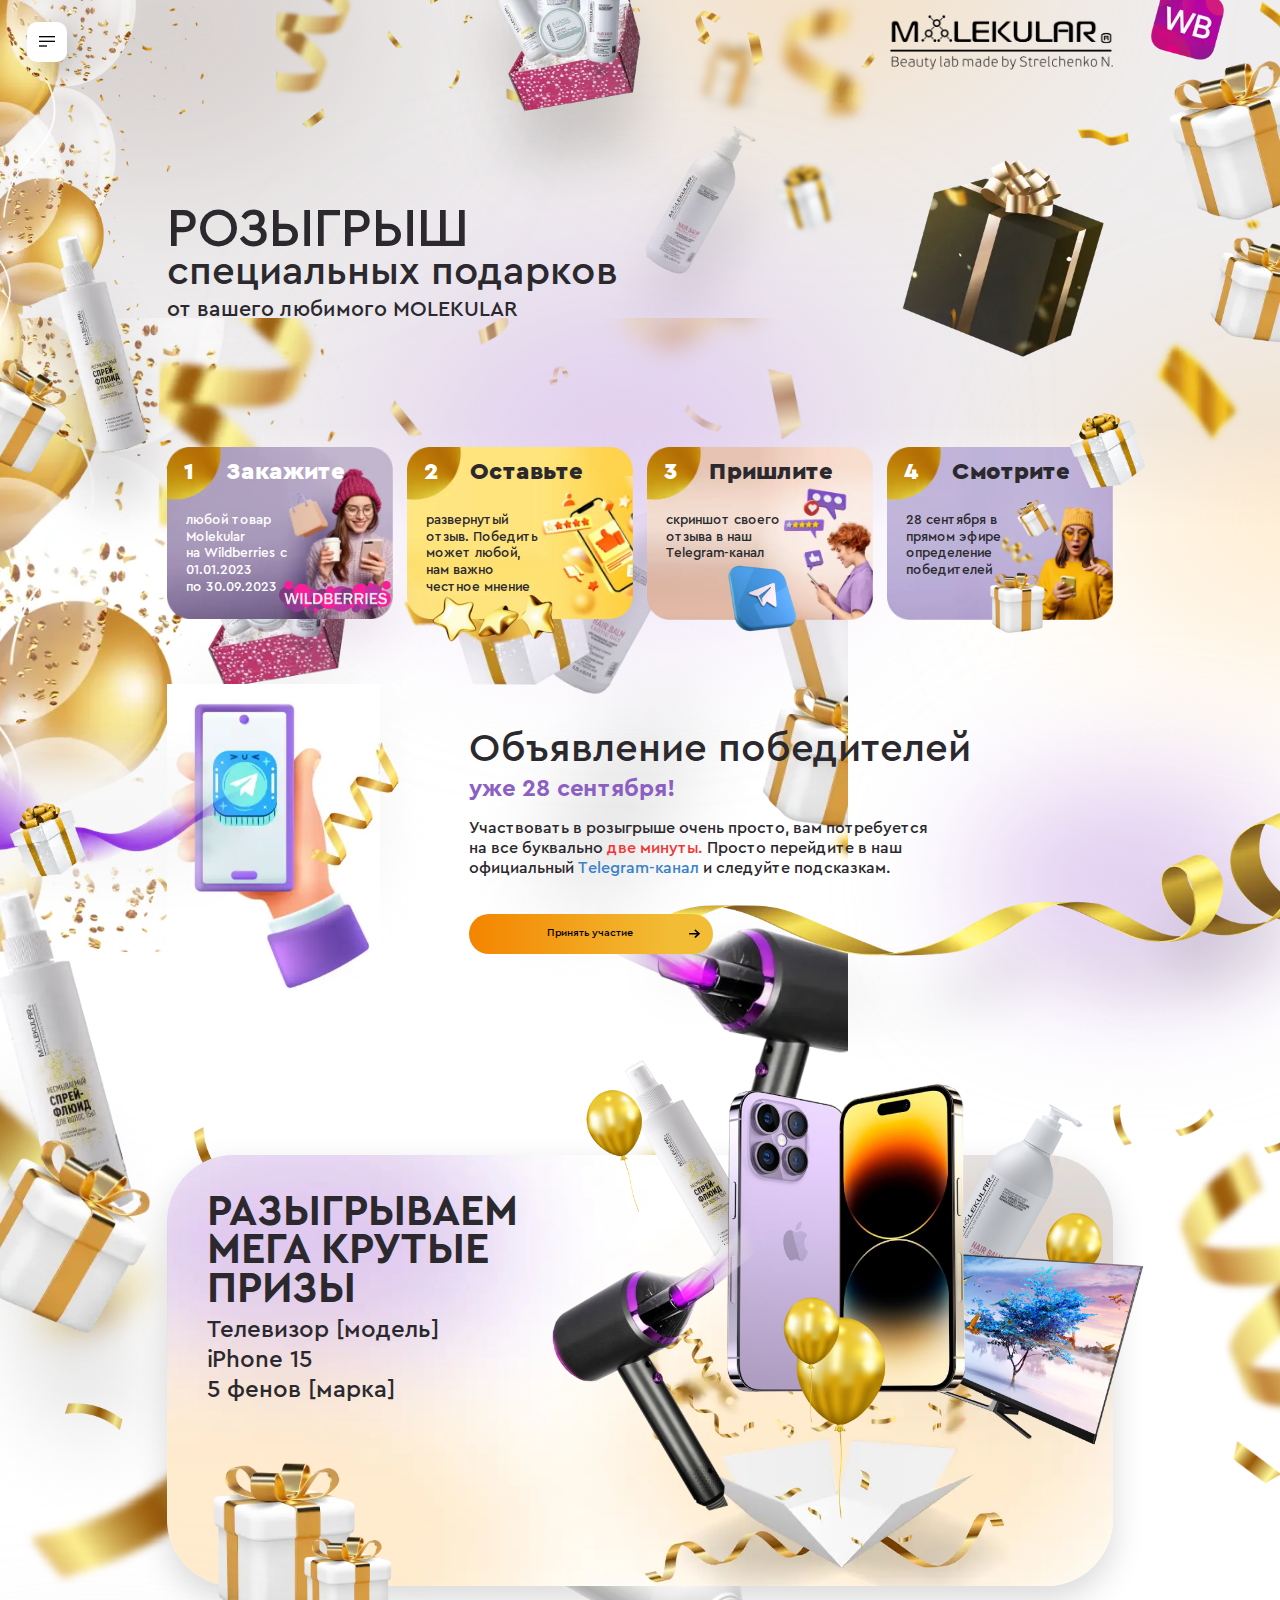
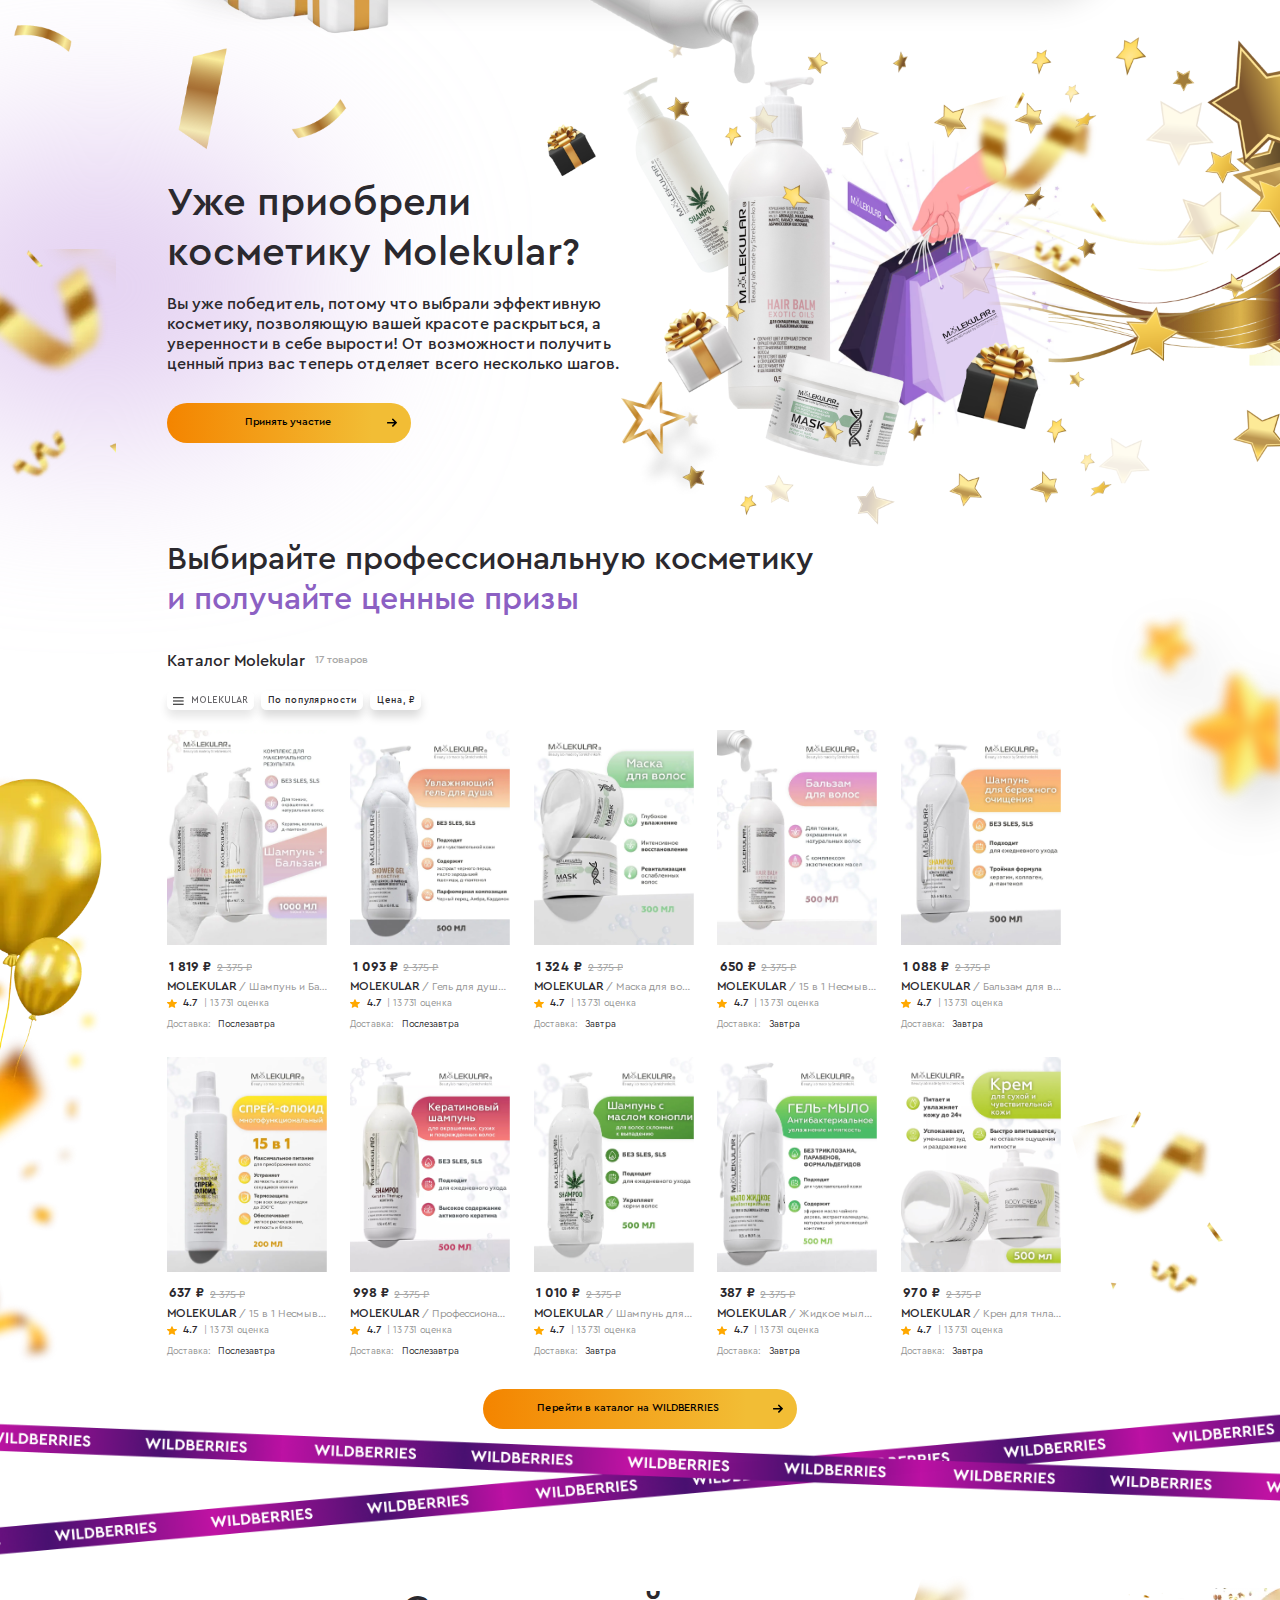
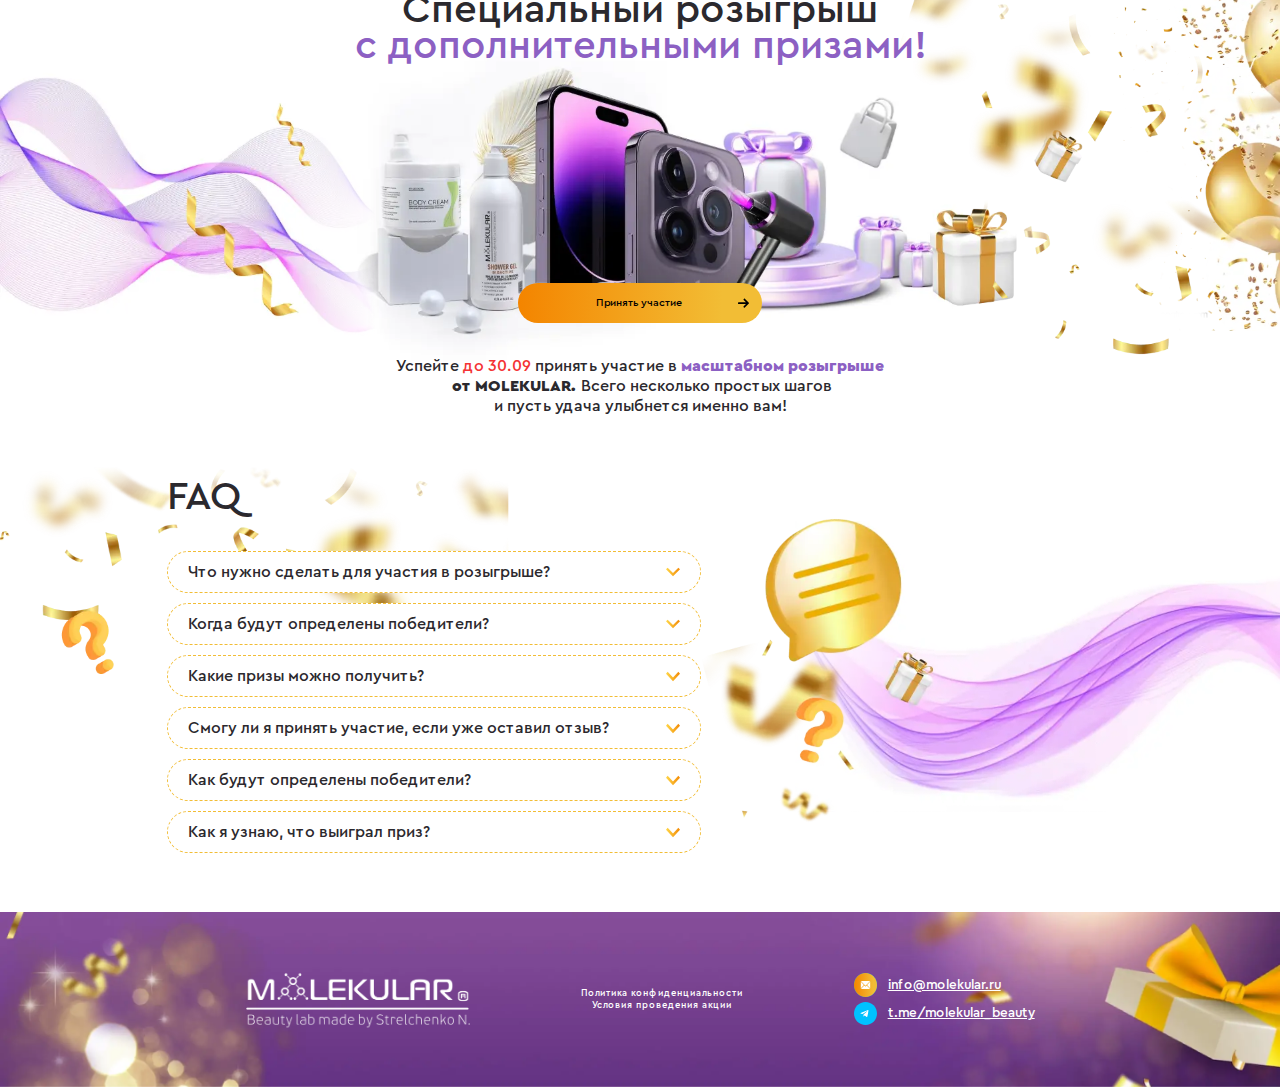
<file: index.html>
<!DOCTYPE html>
<html lang="ru">

<head>
    <meta charset="UTF-8">
    <meta name="viewport" content="width=device-width, initial-scale=1.0">
    <meta name="description" content="">
    <meta name="keywords" content="">
    <link rel="stylesheet" href="css/libs.min.css">
    <link rel="stylesheet" href="css/style.min.css">
    <title>Главная</title>
</head>

<body class="m-page">
    <div class="wrapper">
        <header class="header">
            <div class="container">
                <div class="header__inner">
                    <a href="" class="header__logo logo">
                        <img src="img/logo.png" alt="">
                    </a>
                    <button class="burger">
                        <svg xmlns="http://www.w3.org/2000/svg" width="24" height="16" viewBox="0 0 24 16" fill="none">
                            <line y1="1" x2="24" y2="1" stroke="black" stroke-width="2" />
                            <line y1="8" x2="24" y2="8" stroke="black" stroke-width="2" />
                            <line y1="15" x2="12" y2="15" stroke="black" stroke-width="2" />
                        </svg>
                    </button>
                </div>
            </div>

            <div class="menu">
                <img src="img/menu-img.webp" alt="" class="parallax-item menu__img _img1">
                <img src="img/menu-img2.webp" alt="" class="parallax-item menu__img _img2">
                <img src="img/menu-img3.webp" alt="" class="parallax-item menu__img _img3">
                <img src="img/menu-img4.webp" alt="" class="parallax-item menu__img _img4">
                <div class="menu__inner">
                    <div class="menu__top">
                        <a href="" class="menu__logo logo">
                            <img src="img/logo.png" alt="">
                        </a>
                        <button class="menu__close">
                            <img src="img/close.svg" alt="">
                        </button>
                    </div>
                    <div class="menu__links">
                        <a href="#how" class="menu__link"><span>Как принять участие?</span></a>
                        <a href="#winners" class="menu__link"><span>Объявление победителей</span></a>
                        <a href="#prizes" class="menu__link"><span>Призы</span></a>
                        <a href="#catalog" class="menu__link"><span>Косметика Molekular</span></a>
                        <a href="#lottery" class="menu__link"><span>Специальный розыгрыш</span></a>
                        <a href="#faq" class="menu__link"><span>FAQ</span></a>
                        <a href="#contacts" class="menu__link"><span>Контакты</span></a>
                    </div>
                </div>
            </div>

        </header>
        <main class="content">

            <section class="main">
                <div id="how" class="container">
                    <div class="main__text">
                        <div class="text80">РОЗЫГРЫШ</div>
                        <div class="text60">специальных подарков</div>
                        <div class="text32">от вашего любимого MOLEKULAR</div>
                    </div>

                    <div class="main__steps">
                        <div class="step-card">
                            <img src="img/step-bg.webp" alt="" class="step-card__img">
                            <div class="step-card__content">
                                <div class="step-card__top">
                                    <div class="step-card__num">
                                        <div class="text36">1</div>
                                    </div>
                                    <div class="step-card__title white-text">
                                        <div class="text36">Закажите</div>
                                    </div>
                                </div>
                                <div class="step-card__desc white-text">
                                    <div class="text20">
                                        любой товар Molekular <br>
                                        на Wildberries c 01.01.2023 <br>
                                        по 30.09.2023
                                    </div>
                                </div>
                            </div>
                            <img src="img/wb.png" alt="" class="step-card__wb">
                        </div>
                        <div class="step-card">
                            <img src="img/step-bg2.webp" alt="" class="step-card__img">
                            <div class="step-card__content">
                                <div class="step-card__top">
                                    <div class="step-card__num">
                                        <div class="text36">2</div>
                                    </div>
                                    <div class="step-card__title">
                                        <div class="text36">Оставьте</div>
                                    </div>
                                </div>
                                <div class="step-card__desc">
                                    <div class="text20">
                                        развернутый отзыв.
                                        Победить может любой, нам важно честное мнение
                                    </div>
                                </div>
                            </div>
                            <img src="img/stars.png" alt="" class="step-card__stars">
                        </div>
                        <div class="step-card">
                            <img src="img/step-bg3.webp" alt="" class="step-card__img">
                            <div class="step-card__content">
                                <div class="step-card__top">
                                    <div class="step-card__num">
                                        <div class="text36">3</div>
                                    </div>
                                    <div class="step-card__title">
                                        <div class="text36">Пришлите</div>
                                    </div>
                                </div>
                                <div class="step-card__desc">
                                    <div class="text20">
                                        скриншот своего отзыва в
                                        наш Telegram-канал
                                    </div>
                                </div>
                            </div>
                            <img src="img/tg.png" alt="" class="step-card__tg">
                        </div>
                        <div class="step-card">
                            <img src="img/step-bg4.webp" alt="" class="step-card__img">
                            <div class="step-card__content">
                                <div class="step-card__top">
                                    <div class="step-card__num">
                                        <div class="text36">4</div>
                                    </div>
                                    <div class="step-card__title">
                                        <div class="text36">Смотрите</div>
                                    </div>
                                </div>
                                <div class="step-card__desc">
                                    <div class="text20">
                                        28 сентября в прямом
                                        эфире определение
                                        победителей
                                    </div>
                                </div>
                            </div>
                            <img src="img/gift.png" alt="" class="step-card__gift parallax-item _hide-mob">
                            <img src="img/gift2.png" alt="" class="step-card__gift2 parallax-item _hide-mob">
                            <img src="img/gift3.png" alt="" class="step-card__gift3 parallax-item">
                        </div>
                    </div>
                </div>

                <img src="img/main-img.webp" alt="" class="parallax-item _static main__img _img1 _hide-mob">
                <img src="img/main-img2.webp" alt="" class="parallax-item main__img _img2 _hide-mob">
                <img src="img/main-img3.webp" alt="" class="parallax-item main__img _img3 _hide-mob">
                <img src="img/main-img4.webp" alt="" class="parallax-item main__img _img4 _hide-mob">
                <img src="img/main-img5.webp" alt="" class="parallax-item main__img _img5 _hide-mob">
                <img src="img/main-img6.webp" alt="" class="parallax-item main__img _img6 _hide-mob">
                <img src="img/main-img7.webp" alt="" class="parallax-item main__img _img7 _hide-mob">
                <img src="img/main-img8.webp" alt="" class="parallax-item main__img _img8 _hide-mob">
                <img src="img/main-img9.webp" alt="" class="parallax-item main__img _img9 _hide-mob">
                <img src="img/main-img10.webp" alt="" class="parallax-item main__img _img10 _hide-mob">
                <img src="img/main-img11.webp" alt="" class="parallax-item main__img _img11 _hide-mob">
                <img src="img/main-img12.webp" alt="" class="parallax-item main__img _img12 _hide-mob">
                <img src="img/main-img13.webp" alt="" class="parallax-item _static main__img _img13 _hide-mob">
                <img src="img/main-img15.webp" alt="" class="parallax-item main__img _static _img14 _hide-mob">


                <div class="rect _hide-mob"></div>
                <span class="main-ellipse _ellipse1"></span>
                <span class="main-ellipse _ellipse2"></span>
                <span class="main-ellipse _ellipse3"></span>
                <span class="main-ellipse _ellipse4"></span>

                <img src="img/menu-mob.png" alt="" class="main__mob _hide-desktop">

                <div id="winners" class="winners">
                    <div class="container">
                        <div class="winners__inner">
                            <div class="winners__img">
                                <img class="parallax-item" src="img/winner.webp" alt="">
                            </div>
                            <div class="winners__content">
                                <div class="text60 text30-mob">Объявление победителей</div>
                                <div class="text36 text26-mob bold-text purple-text">уже 28 сентября!</div>
                                <div class="winners__desc">
                                    <div class="text24 text16-mob">
                                        Участвовать в розыгрыше очень просто, вам
                                        потребуется на все буквально <span class="red-text">две минуты.</span>
                                        Просто перейдите в наш официальный <a href="" class="blue-text">Telegram-канал</a> и следуйте подсказкам.
                                    </div>
                                </div>
                                <div class="winners__nav">
                                    <a href=" https://t.me/Molekular_bot" target="_blank" class="m-btn m-btn-primary">
                                        <span>Принять участие</span>
                                        <img src="img/next.svg" alt="">
                                    </a>
                                </div>
                            </div>
                        </div>
                    </div>
                    <img src="img/winner-img.png" alt="" class="parallax-item _static winners__bg _img1 _hide-mob">
                    <img src="img/winner2.webp" alt="" class="parallax-item winners__bg _img2">
                    <img src="img/winner3.webp" alt="" class="parallax-item _static winners__bg _img3">
                    <span class="winners-ellipse _hide-mob"></span>
                </div>
            </section>

            <section id="prizes" class="prizes">
                <div class="container">
                    <div class="prizes__inner">
                        <div class="prizes__content">
                            <div class="text64 text32-mob bold-text">
                                Разыгрываем
                                мега крутые
                                призы
                            </div>
                            <div class="text36 text20-mob">
                                Телевизор [модель]
                                iPhone 15 <br>
                                5 фенов [марка]
                            </div>
                        </div>
                        <div class="prizes__img parallax-item">
                            <img src="img/prizes.png" alt="">
                        </div>
                    </div>
                </div>
                <img src="img/prize-img.webp" alt="" class="prizes__bg _img1 parallax-item">
                <img src="img/prize-img2.png" alt="" class="prizes__bg _img2 parallax-item">
                <img src="img/prize-img3.png" alt="" class="prizes__bg _static _img3 parallax-item">
                <img src="img/prize-img4.png" alt="" class="prizes__bg _static _img4 parallax-item">
            </section>

            <section class="have-bought">
                <div class="container">
                    <div class="have-bought__inner">
                        <div class="have-bought__content">
                            <div class="text60 text30-mob">
                                Уже приобрели
                                косметику Molekular?
                            </div>
                            <div class="text24 text16-mob">
                                Вы уже победитель, потому что выбрали
                                эффективную косметику, позволяющую вашей
                                красоте раскрыться, а уверенности в себе
                                вырости! От возможности получить ценный приз вас теперь отделяет всего несколько шагов.
                            </div>
                            <div class="have-bought__nav">
                                <a href=" https://t.me/Molekular_bot" target="_blank" class="m-btn m-btn-primary">
                                    <span>Принять участие</span>
                                    <img src="img/next.svg" alt="">
                                </a>
                            </div>
                        </div>
                    </div>
                </div>
                <div class="have-bought__img">
                    <img class="_view1" src="img/have-bought.png" alt="">
                    <img class="_view2" src="img/have-bought2.png" alt="">
                </div>
                <span class="main-ellipse _ellipse1"></span>
                <img src="img/have-bought-img.webp" alt="" class="have-bought__bg _img1 _hide-mob">
            </section>

            <section id="catalog" class="catalog">
                <div class="container">
                    <div class="text48 text24-mob">
                        Выбирайте профессиональную косметику <br>
                        <span class="purple-text">и получайте ценные призы</span>
                    </div>
                    <div class="catalog__info">
                        <div class="text24 text20-mob">Каталог Molekular</div>
                        <div class="text16 text14-mob">17 товаров</div>
                    </div>


                    <div class="filter">
                        <div class="filter__item _disabled">
                            <svg width="16" height="12" viewBox="0 0 16 12" fill="none" xmlns="http://www.w3.org/2000/svg">
                                <line y1="1" x2="16" y2="1" stroke="black" stroke-width="2" />
                                <line y1="6" x2="16" y2="6" stroke="black" stroke-width="2" />
                                <line y1="11" x2="16" y2="11" stroke="black" stroke-width="2" />
                            </svg>
                            <span>MOLEKULAR</span>
                        </div>
                        <div class="filter__item _popular-filter">
                            <svg class="_arrow" width="24" height="24" viewBox="0 0 24 24" fill="none" xmlns="http://www.w3.org/2000/svg">
                                <path d="M12 19V5M12 5L5 12M12 5L19 12" stroke="#101828" stroke-width="2" stroke-linecap="round" stroke-linejoin="round" />
                            </svg>
                            <span>По популярности</span>
                        </div>
                        <div class="filter__item _price-filter">
                            <svg class="_arrow" width="24" height="24" viewBox="0 0 24 24" fill="none" xmlns="http://www.w3.org/2000/svg">
                                <path d="M12 19V5M12 5L5 12M12 5L19 12" stroke="#101828" stroke-width="2" stroke-linecap="round" stroke-linejoin="round" />
                            </svg>
                            <span>Цена, ₽</span>
                        </div>
                    </div>

                    <div class="catalog__grid">
                        <a href="" class="product-card" data-popularity-order="3" data-price-order="1">
                            <div class="product-card__img">
                                <img src="img/product.jpg" alt="">
                            </div>
                            <div class="product-card__prices">
                                <div class="product-card__price1 text20 bold-text">1 819 ₽</div>
                                <div class="product-card__price2 text16">2 375 ₽</div>
                            </div>
                            <div data-name="MOLEKULAR" class="product-card__text">
                                / Шампунь и Бальзам...
                            </div>
                            <div class="product-card__feedback">
                                <div class="product-card__rating">
                                    <img src="img/star.svg" alt="">
                                    <span class="text16 text14-mob">4.7</span>
                                </div>
                                <div class="product-card__feedback-count text14 gray-text">
                                    | 13 731 оценка
                                </div>
                            </div>
                            <div class="product-card__delivery">
                                <div class="text14 gray-text">
                                    Доставка:
                                </div>
                                <div class="product-card__delivery-time text14">
                                    Послезавтра
                                </div>
                            </div>
                        </a>

                        <a href="" class="product-card" data-popularity-order="2" data-price-order="3">
                            <div class="product-card__img">
                                <img src="img/product2.jpg" alt="">
                            </div>
                            <div class="product-card__prices">
                                <div class="product-card__price1 text20 bold-text">1 093 ₽</div>
                                <div class="product-card__price2 text16">2 375 ₽</div>
                            </div>
                            <div data-name="MOLEKULAR" class="product-card__text">
                                / Гель для душа...
                            </div>
                            <div class="product-card__feedback">
                                <div class="product-card__rating">
                                    <img src="img/star.svg" alt="">
                                    <span class="text16 text14-mob">4.7</span>
                                </div>
                                <div class="product-card__feedback-count text14 gray-text">
                                    | 13 731 оценка
                                </div>
                            </div>
                            <div class="product-card__delivery">
                                <div class="text14 gray-text">
                                    Доставка:
                                </div>
                                <div class="product-card__delivery-time text14">
                                    Послезавтра
                                </div>
                            </div>
                        </a>

                        <a href="" class="product-card" data-popularity-order="1" data-price-order="2">
                            <div class="product-card__img">
                                <img src="img/product3.jpg" alt="">
                            </div>
                            <div class="product-card__prices">
                                <div class="product-card__price1 text20 bold-text">1 324 ₽</div>
                                <div class="product-card__price2 text16">2 375 ₽</div>
                            </div>
                            <div data-name="MOLEKULAR" class="product-card__text">
                                / Маска для волос...
                            </div>
                            <div class="product-card__feedback">
                                <div class="product-card__rating">
                                    <img src="img/star.svg" alt="">
                                    <span class="text16 text14-mob">4.7</span>
                                </div>
                                <div class="product-card__feedback-count text14 gray-text">
                                    | 13 731 оценка
                                </div>
                            </div>
                            <div class="product-card__delivery">
                                <div class="text14 gray-text">
                                    Доставка:
                                </div>
                                <div class="product-card__delivery-time text14">
                                    Завтра
                                </div>
                            </div>
                        </a>

                        <a href="" class="product-card" data-popularity-order="6" data-price-order="8">
                            <div class="product-card__img">
                                <img src="img/product4.jpg" alt="">
                            </div>
                            <div class="product-card__prices">
                                <div class="product-card__price1 text20 bold-text">650 ₽</div>
                                <div class="product-card__price2 text16">2 375 ₽</div>
                            </div>
                            <div data-name="MOLEKULAR" class="product-card__text">
                                / 15 в 1 Несмываем...
                            </div>
                            <div class="product-card__feedback">
                                <div class="product-card__rating">
                                    <img src="img/star.svg" alt="">
                                    <span class="text16 text14-mob">4.7</span>
                                </div>
                                <div class="product-card__feedback-count text14 gray-text">
                                    | 13 731 оценка
                                </div>
                            </div>
                            <div class="product-card__delivery">
                                <div class="text14 gray-text">
                                    Доставка:
                                </div>
                                <div class="product-card__delivery-time text14">
                                    Завтра
                                </div>
                            </div>
                        </a>

                        <a href="" class="product-card" data-popularity-order="4" data-price-order="4">
                            <div class="product-card__img">
                                <img src="img/product5.jpg" alt="">
                            </div>
                            <div class="product-card__prices">
                                <div class="product-card__price1 text20 bold-text">1 088 ₽</div>
                                <div class="product-card__price2 text16">2 375 ₽</div>
                            </div>
                            <div data-name="MOLEKULAR" class="product-card__text">
                                / Бальзам для волос...
                            </div>
                            <div class="product-card__feedback">
                                <div class="product-card__rating">
                                    <img src="img/star.svg" alt="">
                                    <span class="text16 text14-mob">4.7</span>
                                </div>
                                <div class="product-card__feedback-count text14 gray-text">
                                    | 13 731 оценка
                                </div>
                            </div>
                            <div class="product-card__delivery">
                                <div class="text14 gray-text">
                                    Доставка:
                                </div>
                                <div class="product-card__delivery-time text14">
                                    Завтра
                                </div>
                            </div>
                        </a>

                        <a href="" class="product-card" data-popularity-order="5" data-price-order="9">
                            <div class="product-card__img">
                                <img src="img/product6.jpg" alt="">
                            </div>
                            <div class="product-card__prices">
                                <div class="product-card__price1 text20 bold-text">637 ₽</div>
                                <div class="product-card__price2 text16">2 375 ₽</div>
                            </div>
                            <div data-name="MOLEKULAR" class="product-card__text">
                                / 15 в 1 Несмываем...
                            </div>
                            <div class="product-card__feedback">
                                <div class="product-card__rating">
                                    <img src="img/star.svg" alt="">
                                    <span class="text16 text14-mob">4.7</span>
                                </div>
                                <div class="product-card__feedback-count text14 gray-text">
                                    | 13 731 оценка
                                </div>
                            </div>
                            <div class="product-card__delivery">
                                <div class="text14 gray-text">
                                    Доставка:
                                </div>
                                <div class="product-card__delivery-time text14">
                                    Послезавтра
                                </div>
                            </div>
                        </a>

                        <a href="" class="product-card" data-popularity-order="8" data-price-order="5">
                            <div class="product-card__img">
                                <img src="img/product7.jpg" alt="">
                            </div>
                            <div class="product-card__prices">
                                <div class="product-card__price1 text20 bold-text">998 ₽</div>
                                <div class="product-card__price2 text16">2 375 ₽</div>
                            </div>
                            <div data-name="MOLEKULAR" class="product-card__text">
                                / Профессиональны...
                            </div>
                            <div class="product-card__feedback">
                                <div class="product-card__rating">
                                    <img src="img/star.svg" alt="">
                                    <span class="text16 text14-mob">4.7</span>
                                </div>
                                <div class="product-card__feedback-count text14 gray-text">
                                    | 13 731 оценка
                                </div>
                            </div>
                            <div class="product-card__delivery">
                                <div class="text14 gray-text">
                                    Доставка:
                                </div>
                                <div class="product-card__delivery-time text14">
                                    Послезавтра
                                </div>
                            </div>
                        </a>

                        <a href="" class="product-card" data-popularity-order="7" data-price-order="4">
                            <div class="product-card__img">
                                <img src="img/product8.jpg" alt="">
                            </div>
                            <div class="product-card__prices">
                                <div class="product-card__price1 text20 bold-text">1 010 ₽</div>
                                <div class="product-card__price2 text16">2 375 ₽</div>
                            </div>
                            <div data-name="MOLEKULAR" class="product-card__text">
                                / Шампунь для воло...
                            </div>
                            <div class="product-card__feedback">
                                <div class="product-card__rating">
                                    <img src="img/star.svg" alt="">
                                    <span class="text16 text14-mob">4.7</span>
                                </div>
                                <div class="product-card__feedback-count text14 gray-text">
                                    | 13 731 оценка
                                </div>
                            </div>
                            <div class="product-card__delivery">
                                <div class="text14 gray-text">
                                    Доставка:
                                </div>
                                <div class="product-card__delivery-time text14">
                                    Завтра
                                </div>
                            </div>
                        </a>

                        <a href="" class="product-card" data-popularity-order="10" data-price-order="10">
                            <div class="product-card__img">
                                <img src="img/product9.jpg" alt="">
                            </div>
                            <div class="product-card__prices">
                                <div class="product-card__price1 text20 bold-text">387 ₽</div>
                                <div class="product-card__price2 text16">2 375 ₽</div>
                            </div>
                            <div data-name="MOLEKULAR" class="product-card__text">
                                / Жидкое мыло...
                            </div>
                            <div class="product-card__feedback">
                                <div class="product-card__rating">
                                    <img src="img/star.svg" alt="">
                                    <span class="text16 text14-mob">4.7</span>
                                </div>
                                <div class="product-card__feedback-count text14 gray-text">
                                    | 13 731 оценка
                                </div>
                            </div>
                            <div class="product-card__delivery">
                                <div class="text14 gray-text">
                                    Доставка:
                                </div>
                                <div class="product-card__delivery-time text14">
                                    Завтра
                                </div>
                            </div>
                        </a>

                        <a href="" class="product-card" data-popularity-order="9" data-price-order="6">
                            <div class="product-card__img">
                                <img src="img/product10.jpg" alt="">
                            </div>
                            <div class="product-card__prices">
                                <div class="product-card__price1 text20 bold-text">970 ₽</div>
                                <div class="product-card__price2 text16">2 375 ₽</div>
                            </div>
                            <div data-name="MOLEKULAR" class="product-card__text">
                                / Крен для тнла...
                            </div>
                            <div class="product-card__feedback">
                                <div class="product-card__rating">
                                    <img src="img/star.svg" alt="">
                                    <span class="text16 text14-mob">4.7</span>
                                </div>
                                <div class="product-card__feedback-count text14 gray-text">
                                    | 13 731 оценка
                                </div>
                            </div>
                            <div class="product-card__delivery">
                                <div class="text14 gray-text">
                                    Доставка:
                                </div>
                                <div class="product-card__delivery-time text14">
                                    Завтра
                                </div>
                            </div>
                        </a>

                    </div>

                    <div class="catalog__nav">
                        <a href="" class="m-btn m-btn-primary">
                            <span>Перейти в каталог на WILDBERRIES</span>
                            <img src="img/next.svg" alt="">
                        </a>
                    </div>
                </div>
                <img src="img/catalog-img.webp" alt="" class="catalog__bg _img1 parallax-item _hide-mob">
                <img src="img/catalog-img2.webp" alt="" class="catalog__bg _img2 parallax-item _hide-mob">
                <img src="img/catalog-img3.webp" alt="" class="catalog__bg _img3 parallax-item _hide-mob">
            </section>

            <div class="feed">
                <img class="_view1" src="img/feed.png" alt="">
                <img class="_view2" src="img/feed2.png" alt="">
            </div>

            <section id="lottery" class="lottery">
                <div class="container">
                    <div class="text60 text32-mob">
                        Специальный розыгрыш
                    </div>
                    <div class="text60 text24-mob purple-text">
                        с дополнительными призами!
                    </div>
                    <div class="lottery__content parallax-item">
                        <div class="lottery__img">
                            <img class="_view1" src="img/lottery.webp" alt="">
                            <img class="_view2" src="img/lottery3.webp" alt="">
                        </div>
                        <div class="lottery__nav">
                            <a href=" https://t.me/Molekular_bot" target="_blank" class="m-btn m-btn-primary">
                                <span>Принять участие</span>
                                <img src="img/next.svg" alt="">
                            </a>
                        </div>
                    </div>
                    <div class="lottery__text">
                        <div class="text24 text16-mob">
                            Успейте <span class="red-text">до 30.09</span> принять участие в <span class="purple-text extra-bold-text">масштабном розыгрыше</span>
                            <br> <span class="extra-bold-text"> от MOLEKULAR.</span> Всего несколько простых шагов <br>
                            и пусть удача улыбнется именно вам!
                        </div>
                    </div>
                </div>
                <img src="img/lottery-img.webp" alt="" class="lottery__bg _img1 _hide-mob">
                <img src="img/lottery-img2.webp" alt="" class="lottery__bg _img2 _hide-mob">
                <img src="img/lottery-img5.png" alt="" class="lottery__bg _img3 _hide-desktop">
            </section>

            <section id="faq" class="faq">
                <div class="container">
                    <div class="text60 text30-mob">
                        FAQ
                    </div>
                    <div class="faq__items">
                        <div class="qa-card">
                            <div class="qa-card__show">
                                <div class="text24 text16-mob">
                                    Что нужно сделать для участия в розыгрыше?
                                </div>
                                <button class="qa-card__btn">
                                    <img src="img/arrow-bottom.svg" alt="">
                                </button>
                            </div>
                            <div class="qa-card__hidden">
                                <div class="text20 text14-mob">
                                    Что нужно сделать для участия в розыгрыше? Что нужно сделать для участия в розыгрыше? Что нужно сделать для участия в розыгрыше? Что нужно сделать для участия в розыгрыше? Что нужно сделать для участия в розыгрыше? Что нужно сделать для участия в розыгрыше?
                                    Что нужно сделать для участия в розыгрыше? Что нужно сделать для участия в розыгрыше? Что нужно сделать для участия в розыгрыше? Что нужно сделать для участия в розыгрыше? Что нужно сделать для участия в розыгрыше? Что нужно сделать для участия в розыгрыше?
                                </div>
                            </div>
                        </div>

                        <div class="qa-card">
                            <div class="qa-card__show">
                                <div class="text24 text16-mob">
                                    Когда будут определены победители?
                                </div>
                                <button class="qa-card__btn">
                                    <img src="img/arrow-bottom.svg" alt="">
                                </button>
                            </div>
                            <div class="qa-card__hidden">
                                <div class="text20 text14-mob">
                                    Когда будут определены победители? Когда будут определены победители? Когда будут определены победители? Когда будут определены победители? Когда будут определены победители? Когда будут определены победители?
                                    Когда будут определены победители? Когда будут определены победители? Когда будут определены победители? Когда будут определены победители? Когда будут определены победители? Когда будут определены победители?
                                </div>
                            </div>
                        </div>

                        <div class="qa-card">
                            <div class="qa-card__show">
                                <div class="text24 text16-mob">
                                    Какие призы можно получить?
                                </div>
                                <button class="qa-card__btn">
                                    <img src="img/arrow-bottom.svg" alt="">
                                </button>
                            </div>
                            <div class="qa-card__hidden">
                                <div class="text20 text14-mob">
                                    Какие призы можно получить? Какие призы можно получить? Какие призы можно получить? Какие призы можно получить? Какие призы можно получить? Какие призы можно получить?
                                    Какие призы можно получить? Какие призы можно получить? Какие призы можно получить? Какие призы можно получить? Какие призы можно получить? Какие призы можно получить?
                                </div>
                            </div>
                        </div>

                        <div class="qa-card">
                            <div class="qa-card__show">
                                <div class="text24 text16-mob">
                                    Смогу ли я принять участие, если уже оставил отзыв?
                                </div>
                                <button class="qa-card__btn">
                                    <img src="img/arrow-bottom.svg" alt="">
                                </button>
                            </div>
                            <div class="qa-card__hidden">
                                <div class="text20 text14-mob">
                                    Смогу ли я принять участие, если уже оставил отзыв? Смогу ли я принять участие, если уже оставил отзыв? Смогу ли я принять участие, если уже оставил отзыв? Смогу ли я принять участие, если уже оставил отзыв? Смогу ли я принять участие, если уже оставил отзыв? Смогу ли я принять участие, если уже оставил отзыв?
                                    Смогу ли я принять участие, если уже оставил отзыв? Смогу ли я принять участие, если уже оставил отзыв? Смогу ли я принять участие, если уже оставил отзыв? Смогу ли я принять участие, если уже оставил отзыв? Смогу ли я принять участие, если уже оставил отзыв? Смогу ли я принять участие, если уже оставил отзыв?
                                </div>
                            </div>
                        </div>

                        <div class="qa-card">
                            <div class="qa-card__show">
                                <div class="text24 text16-mob">
                                    Как будут определены победители?
                                </div>
                                <button class="qa-card__btn">
                                    <img src="img/arrow-bottom.svg" alt="">
                                </button>
                            </div>
                            <div class="qa-card__hidden">
                                <div class="text20 text14-mob">
                                    Как будут определены победители? Как будут определены победители? Как будут определены победители? Как будут определены победители? Как будут определены победители? Как будут определены победители?
                                    Как будут определены победители? Как будут определены победители? Как будут определены победители? Как будут определены победители? Как будут определены победители? Как будут определены победители?
                                </div>
                            </div>
                        </div>

                        <div class="qa-card">
                            <div class="qa-card__show">
                                <div class="text24 text16-mob">
                                    Как я узнаю, что выиграл приз?
                                </div>
                                <button class="qa-card__btn">
                                    <img src="img/arrow-bottom.svg" alt="">
                                </button>
                            </div>
                            <div class="qa-card__hidden">
                                <div class="text20 text14-mob">
                                    Как я узнаю, что выиграл приз? Как я узнаю, что выиграл приз? Как я узнаю, что выиграл приз? Как я узнаю, что выиграл приз? Как я узнаю, что выиграл приз? Как я узнаю, что выиграл приз?
                                    Как я узнаю, что выиграл приз? Как я узнаю, что выиграл приз? Как я узнаю, что выиграл приз? Как я узнаю, что выиграл приз? Как я узнаю, что выиграл приз? Как я узнаю, что выиграл приз?
                                </div>
                            </div>
                        </div>

                    </div>
                </div>
                <img src="img/faq-img.webp" alt="" class="faq__bg _img1 parallax-item _hide-mob">
                <img src="img/faq-img2.webp" alt="" class="faq__bg _img2 parallax-item _hide-mob">
                <img src="img/faq-img3.webp" alt="" class="faq__bg _img3 parallax-item _hide-desktop">
            </section>

        </main>
        <footer id="contacts" class="footer">
            <div class="container">
                <div class="footer__inner">
                    <a href="" class="footer__logo">
                        <img src="img/logo2.webp" alt="">
                    </a>
                    <div class="footer__links">
                        <a href="" class="footer__link">Политика конфиденциальности</a>
                        <a href="" class="footer__link">Условия проведения акции</a>
                    </div>
                    <div class="footer__socials">
                        <a href="mailto:info@molekular.ru" class="footer__socials-item">
                            <img src="img/mail.svg" alt="">
                            <span>info@molekular.ru</span>
                        </a>
                        <a href="" class="footer__socials-item">
                            <img src="img/tg.svg" alt="">
                            <span>t.me/molekular_beauty</span>
                        </a>
                    </div>
                </div>
            </div>

        </footer>
    </div>
    <div class="modal" id="reqModal">
        <button type="button" class="modal__close _close-modal" data-bs-dismiss="modal" aria-label="Close">
            <svg width="40" height="40" viewBox="0 0 40 40" fill="none" xmlns="http://www.w3.org/2000/svg">
                <path fill-rule="evenodd" clip-rule="evenodd" d="M34.1416 5.858C41.9518 13.6682 41.9523 26.3313 34.1416 34.142C26.3314 41.9522 13.6683 41.9522 5.8576 34.1416C-1.95261 26.3309 -1.95261 13.6682 5.85805 5.858C13.6683 -1.95267 26.3314 -1.95267 34.1416 5.858ZM25.7638 24.2891L21.474 19.9998L25.7638 15.71C26.7345 14.7393 25.2598 13.2651 24.2896 14.2358L19.9998 18.5256L15.71 14.2358C14.7394 13.2651 13.2652 14.7398 14.2354 15.71L18.5256 19.9998L14.2358 24.2891C13.2652 25.2598 14.7398 26.734 15.7105 25.7633L19.9998 21.474L24.2896 25.7638C25.2598 26.734 26.7345 25.2598 25.7638 24.2891ZM37.9145 19.9998C37.9145 10.1056 29.894 2.08511 19.9998 2.08511C10.106 2.08511 2.08517 10.106 2.08517 19.9998C2.08517 29.894 10.1056 37.9144 19.9998 37.9144C29.8936 37.9144 37.9145 29.8936 37.9145 19.9998Z" fill="black" />
            </svg>
        </button>
        <div class="modal__dialog">
            <div class="modal__title text60 text32-mob">
                Оставить заявку
            </div>
            <div class="modal-form">
                <fieldset class="fg">
                    <input type="text" placeholder="Ваше имя">
                </fieldset>
                <fieldset class="fg">
                    <input type="text" placeholder="Ваш телефон">
                </fieldset>
                <fieldset class="fg">
                    <input type="text" placeholder="Ваш e-mail">
                </fieldset>
                <div class="modal-form__hint">
                    <span>
                    Нажимая на кнопку “отправить”, я соглашаюсь с политикой обработки персональных данных
                </span>
                </div>
                <button class="modal-form__btn m-btn m-btn-primary">
                    <span>Отправить</span>
                    <img src="img/next.svg" alt="">
                </button>
            </div>
        </div>
    </div>

    <script src="js/libs.min.js"></script>
    <script src="js/main.min.js"></script>

</body>

</html>
</file>
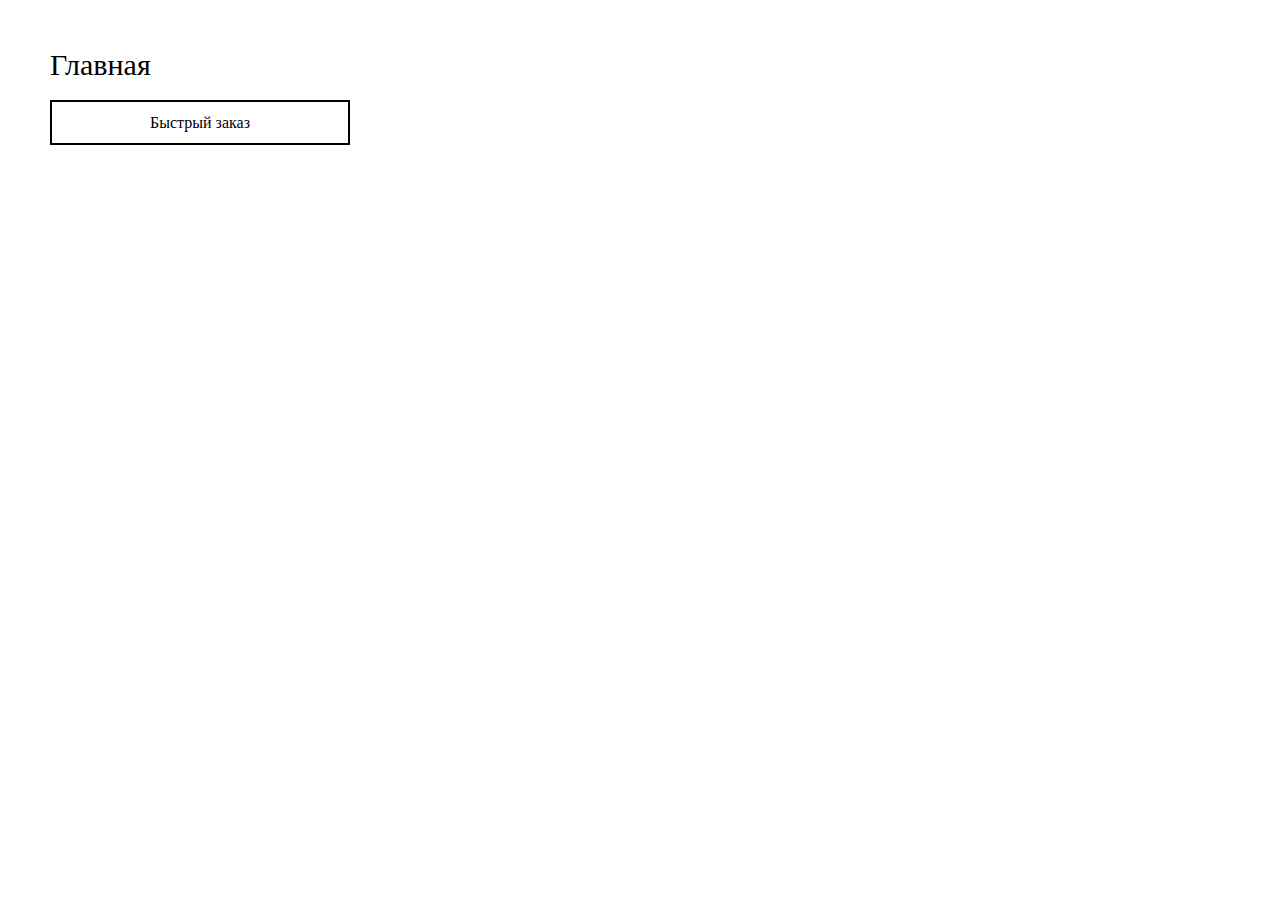
<file: nav.html>
<!DOCTYPE html>
<html lang="ru">

<head>
    <meta charset="UTF-8">
    <meta name="viewport" content="width=device-width, initial-scale=1.0">
    <meta name="description" content="">
    <meta name="keywords" content="">
    <link rel="stylesheet" href="css/libs.min.css">
    <link rel="stylesheet" href="css/style.min.css">
    <title>Главная</title>
</head>


<style>
    .wrapper a {
        font-size: 30px;
        text-transform: capitalize;
    }

    .wrapper button {
        margin-bottom: 25px;
        width: 300px;
        height: 45px;
    }
</style>

<body>

    <div class="wrapper" style="padding: 50px;">
        <a href="index.html" style="display: block; margin-bottom: 20px;">
            Главная
        </a>




        <button style="border: 2px solid #000;margin-bottom: 20px;" data-bs-toggle="modal" data-bs-target="#quickOrder">
            Быстрый заказ
        </button>

    </div>

    <div class="modal" id="reqModal">
        <button type="button" class="modal__close _close-modal" data-bs-dismiss="modal" aria-label="Close">
            <svg width="40" height="40" viewBox="0 0 40 40" fill="none" xmlns="http://www.w3.org/2000/svg">
                <path fill-rule="evenodd" clip-rule="evenodd" d="M34.1416 5.858C41.9518 13.6682 41.9523 26.3313 34.1416 34.142C26.3314 41.9522 13.6683 41.9522 5.8576 34.1416C-1.95261 26.3309 -1.95261 13.6682 5.85805 5.858C13.6683 -1.95267 26.3314 -1.95267 34.1416 5.858ZM25.7638 24.2891L21.474 19.9998L25.7638 15.71C26.7345 14.7393 25.2598 13.2651 24.2896 14.2358L19.9998 18.5256L15.71 14.2358C14.7394 13.2651 13.2652 14.7398 14.2354 15.71L18.5256 19.9998L14.2358 24.2891C13.2652 25.2598 14.7398 26.734 15.7105 25.7633L19.9998 21.474L24.2896 25.7638C25.2598 26.734 26.7345 25.2598 25.7638 24.2891ZM37.9145 19.9998C37.9145 10.1056 29.894 2.08511 19.9998 2.08511C10.106 2.08511 2.08517 10.106 2.08517 19.9998C2.08517 29.894 10.1056 37.9144 19.9998 37.9144C29.8936 37.9144 37.9145 29.8936 37.9145 19.9998Z" fill="black" />
            </svg>
        </button>
        <div class="modal__dialog">
            <div class="modal__title text60 text32-mob">
                Оставить заявку
            </div>
            <div class="modal-form">
                <fieldset class="fg">
                    <input type="text" placeholder="Ваше имя">
                </fieldset>
                <fieldset class="fg">
                    <input type="text" placeholder="Ваш телефон">
                </fieldset>
                <fieldset class="fg">
                    <input type="text" placeholder="Ваш e-mail">
                </fieldset>
                <div class="modal-form__hint">
                    <span>
                    Нажимая на кнопку “отправить”, я соглашаюсь с политикой обработки персональных данных
                </span>
                </div>
                <button class="modal-form__btn m-btn m-btn-primary">
                    <span>Отправить</span>
                    <img src="img/next.svg" alt="">
                </button>
            </div>
        </div>
    </div>

    <!--  -->
    <script src="js/libs.min.js"></script>
    <script src="js/main.min.js"></script>

</body>

</html>
</file>
<file: css/libs.min.css>
﻿
</file>
<file: css/style.min.css>
@font-face{font-family:"Cera Pro";src:url(../fonts/CeraPro-Regular.ttf) format("ttf"),url(../fonts/CeraPro-Regular.eot) format("eot"),url(../fonts/CeraPro-Regular.woff) format("woff"),url(../fonts/CeraPro-Regular.woff2) format("woff2");font-weight:400;font-style:normal;font-display:swap}@font-face{font-family:"Cera Pro";src:url(../fonts/CeraPro-Medium.ttf) format("ttf"),url(../fonts/CeraPro-Medium.eot) format("eot"),url(../fonts/CeraPro-Medium.woff) format("woff"),url(../fonts/CeraPro-Medium.woff2) format("woff2");font-weight:500;font-style:normal;font-display:swap}@font-face{font-family:"Cera Pro";src:url(../fonts/CeraPro-Bold.ttf) format("ttf"),url(../fonts/CeraPro-Bold.eot) format("eot"),url(../fonts/CeraPro-Bold.woff) format("woff"),url(../fonts/CeraPro-Bold.woff2) format("woff2");font-weight:700;font-style:normal;font-display:swap}@font-face{font-family:"Cera Pro";src:url(../fonts/CeraPro-Black.ttf) format("ttf"),url(../fonts/CeraPro-Black.eot) format("eot"),url(../fonts/CeraPro-Black.woff) format("woff"),url(../fonts/CeraPro-Black.woff2) format("woff2");font-weight:900;font-style:normal;font-display:swap}*,::after,::before{margin:0;padding:0;-webkit-box-sizing:border-box;box-sizing:border-box;-webkit-font-smoothing:antialiased!important;-webkit-tap-highlight-color:transparent;outline:0!important}h1,h2,h3,h4,h5,h6{font-weight:400}a,body,div,form,h1,h2,h3,h4,h5,li,p,ul{margin:0;padding:0;border:0;text-decoration:none;line-height:1}button,input,textarea{outline:0!important;-webkit-transition:.125s;-o-transition:.125s;transition:.125s;font-family:inherit}input:active,input[type=checkbox]:focus,input[type=file]:focus,input[type=radio]:focus,input[type=text]:focus{outline:0!important}::-webkit-input-placeholder{color:#222}::-moz-placeholder{color:#222}:-moz-placeholder{color:#222}:-ms-input-placeholder{color:#222}input::-webkit-inner-spin-button,input::-webkit-outer-spin-button{-webkit-appearance:none;margin:0}input[type=number]{-moz-appearance:textfield}html{height:100%;scroll-behavior:smooth;width:100%}svg{-ms-flex-negative:0;flex-shrink:0}path,svg{-webkit-transition:.125s;-o-transition:.125s;transition:.125s}a{color:inherit;text-decoration:none;-webkit-transition:125ms;-o-transition:125ms;transition:125ms}a:focus,a:hover{text-decoration:none!important}li,ul{margin:0;padding:0;list-style:none}i{line-height:100%}fieldset{min-width:0;padding:0;margin:0;border:0}button{cursor:pointer;border:none;outline:0;-webkit-box-sizing:border-box;box-sizing:border-box;-webkit-transition:125ms;-o-transition:125ms;transition:125ms;background-color:inherit;font-size:1em}.swiper-button-next,.swiper-button-prev{z-index:2}.swiper-button-next::after,.swiper-button-prev::after{display:none}img{-o-user-select:none;-moz-user-select:none;-webkit-user-select:none;-ms-user-select:none;user-select:none}html.fixed-body{overflow-y:hidden}.wrapper{min-height:100vh;display:-webkit-box;display:-ms-flexbox;display:flex;-webkit-box-orient:vertical;-webkit-box-direction:normal;-ms-flex-direction:column;flex-direction:column;-ms-flex-negative:0;flex-shrink:0}.content{-webkit-box-flex:1;-ms-flex-positive:1;flex-grow:1;display:-webkit-box;display:-ms-flexbox;display:flex;-webkit-box-orient:vertical;-webkit-box-direction:normal;-ms-flex-direction:column;flex-direction:column;width:100%;overflow:hidden}.m-page{width:calc(100vw - (100vw - 100%));overflow-x:hidden;font-family:"Cera Pro",sans-serif;font-weight:500;color:#2b292e;font-size:calc(100vw * (16 / 1920))}.m-page.fixed-body,.m-page.fixed-body2{overflow-y:hidden;padding-right:var(--scrollWidth)}.m-page.fixed-body .header,.m-page.fixed-body2 .header{padding-right:var(--scrollWidth)}.container{width:100%;margin:0 auto;padding:0 15.625em}.container._full{max-width:100%}a:hover{color:#f48500}@media screen and (max-width:992px){.m-page{font-size:calc(100vw * (16 / 768) * .5)}.container{padding:0 5.25em}}@media screen and (max-width:576px){.m-page{font-size:calc(100vw * (16 / 320))}.container{padding:0 1.25em}}.text80{font-size:5em;line-height:126%}.text64{font-size:4em;line-height:125%}.text60{font-size:3.75em;line-height:125%}.text48{font-size:3em;line-height:125%}.text36{font-size:2.25em;line-height:125%}.text32{font-size:2em;line-height:125%}.text24{font-size:1.5em;line-height:125%}.text20{font-size:1.25em;line-height:125%}.text16{font-size:1em;line-height:120%}.text14{font-size:.875em;line-height:120%}.white-text{color:#fff}.red-text{color:#f43334}.blue-text{color:#3982c7}.purple-text{color:#8c60c3}.gray-text{color:#949494}.bold-text{font-weight:700}.extra-bold-text{font-weight:900}.m-btn{display:-webkit-box;display:-ms-flexbox;display:flex;-webkit-box-align:center;-ms-flex-align:center;align-items:center;-webkit-box-pack:center;-ms-flex-pack:center;justify-content:center;-webkit-transition:.225s ease-out;-o-transition:.225s ease-out;transition:.225s ease-out;padding:0}.m-btn:focus{-webkit-box-shadow:none;box-shadow:none}.m-btn-primary{border-radius:3.125em;background-image:-o-linear-gradient(359deg,#f48500 1.07%,#f2bd35 83.73%);background-image:linear-gradient(91deg,#f48500 1.07%,#f2bd35 83.73%);color:#000;min-width:22.875em;height:3.75em;font-weight:500;position:relative;padding:0 3em}.m-btn-primary:hover{background-size:200%;color:#000}.m-btn-primary span{font-size:1em;line-height:120%}.m-btn-primary img{width:1em;position:absolute;right:1.25em;top:50%;-webkit-transform:translateY(-50%);-ms-transform:translateY(-50%);transform:translateY(-50%)}@media screen and (max-width:576px){.text80{font-size:2.5em}.text60{font-size:2em}.text36{font-size:1.75em}.text32{font-size:1.375em}.text24-mob{font-size:1.5em}.text20{font-size:1.125em}.text32-mob{font-size:2em}.text30-mob{font-size:1.875em}.text26-mob{font-size:1.625em}.text20-mob{font-size:1.25em}.text16-mob{font-size:1em}.text14-mob{font-size:.875em}.m-btn-primary{width:100%;min-width:auto}}.fg{position:relative;margin:0}.fg input{border:none;border-bottom:1px solid #000;padding:0;height:3.5625em;width:100%;font-size:1em;background-color:transparent;color:#000;text-transform:uppercase;font-weight:500}.fg input::-webkit-input-placeholder{color:#000}.fg input::-moz-placeholder{color:#000}.fg input:-ms-input-placeholder{color:#000}.fg input::-ms-input-placeholder{color:#000}.fg input::placeholder{color:#000}.fg input:focus{border-color:#f48500}.check{position:relative}.check input{position:absolute;opacity:0;width:100%;height:100%;left:0;top:0;z-index:2;cursor:pointer}.check input:checked+label::before{border:3px solid #fff}.check input:disabled+label{color:#aaa;pointer-events:none}.check label{padding-left:40px;position:relative;min-height:20px;font-size:14px;line-height:20px;cursor:pointer}.check label:before{content:'';position:absolute;z-index:1;border-radius:2px;background:rgba(255,255,255,.01);border:1px solid rgba(255,255,255,.45);width:20px;height:20px;left:0;top:50%;-webkit-transform:translateY(-50%);-ms-transform:translateY(-50%);transform:translateY(-50%);-webkit-transition:.1s;-o-transition:.1s;transition:.1s}.breadcrumbs{margin-top:60px}.breadcrumbs__item{font-size:16px;line-height:110%;position:relative;font-weight:400;display:inline}.breadcrumbs__item:last-child{font-weight:600}.breadcrumbs__item:not(:first-child){margin-left:24px}.breadcrumbs__item:not(:first-child):before{content:'';position:absolute;z-index:1;width:3.51px;height:3.51px;background-color:#f48500;border-radius:1px;-webkit-transform:rotate(-45deg);-ms-transform:rotate(-45deg);transform:rotate(-45deg);top:7px;right:100%;margin-right:10px}.modal{background-image:url(../img/modal-bg.webp);background-size:cover;background-position:center;position:fixed;top:0;left:0;width:100%;height:calc(100 * var(--vh));overflow-y:auto;background-color:#fff;-webkit-transition:.3s;-o-transition:.3s;transition:.3s;opacity:0;pointer-events:none;padding:7.2em 1.5em;z-index:30}.modal._active{opacity:1;pointer-events:unset}.modal__close{z-index:3;position:fixed;width:2.5em;top:8.44em;right:32.81em;display:-webkit-box;display:-ms-flexbox;display:flex;-webkit-box-align:center;-ms-flex-align:center;align-items:center;-webkit-box-pack:center;-ms-flex-pack:center;justify-content:center;background:#fff;border-radius:1.5em}.modal__close:hover path{fill:#f48500}.modal__close svg{width:100%;height:auto}.modal__dialog{width:32em;max-width:100%;position:relative;z-index:2;margin:0 auto}.modal__title{text-align:center}.modal-form{width:24.1875em;max-width:100%;margin:1.13em auto 0;display:grid;grid-template-columns:100%;gap:.75em}.modal-form__hint{margin-top:1.25em;text-align:center}.modal-form__hint span{font-size:.625em;line-height:130%;text-transform:uppercase}.modal-form__btn{width:100%;margin-top:.7em}.modal-form__btn img{right:2.44em}@media screen and (max-width:576px){.modal{background-image:url(../img/modal-bg2.webp);padding:4.625em 2em}.modal-form__hint{margin-top:.75em}}.logo{-ms-flex-negative:0;flex-shrink:0;display:block}.logo img{width:100%;display:block}.header{z-index:5;position:absolute;top:0;left:0;width:100%}.header__inner{padding:1.06em 0;display:-webkit-box;display:-ms-flexbox;display:flex;-webkit-box-pack:end;-ms-flex-pack:end;justify-content:flex-end}.header__logo{width:21.0625em}.header._open .menu{-webkit-transform:translateX(0);-ms-transform:translateX(0);transform:translateX(0)}.burger{position:absolute;left:2.5em;top:50%;-webkit-transform:translateY(-50%);-ms-transform:translateY(-50%);transform:translateY(-50%);width:3.75em;height:3.75em;border-radius:.9375em;background-color:#fff;background-size:0 auto;background-repeat:no-repeat;background-position:center;-webkit-box-shadow:.625em .625em 1.875em 0 rgba(0,0,0,.15);box-shadow:.625em .625em 1.875em 0 rgba(0,0,0,.15);display:-webkit-box;display:-ms-flexbox;display:flex;-webkit-box-align:center;-ms-flex-align:center;align-items:center;-webkit-box-pack:center;-ms-flex-pack:center;justify-content:center;-webkit-transition:.3s;-o-transition:.3s;transition:.3s}.burger:before{content:'';position:absolute;top:0;left:0;width:100%;height:100%;border-radius:inherit;background:-o-linear-gradient(359deg,#f48500 1.07%,#f2bd35 83.73%);background:linear-gradient(91deg,#f48500 1.07%,#f2bd35 83.73%);-webkit-transition:inherit;-o-transition:inherit;transition:inherit;opacity:0}.burger:hover:before{opacity:1}.burger svg{width:1.5em;height:auto;position:relative;z-index:2}.menu{-webkit-transition:.3s;-o-transition:.3s;transition:.3s;-webkit-transform:translateX(-120%);-ms-transform:translateX(-120%);transform:translateX(-120%);position:fixed;top:0;left:0;overflow:hidden;width:33.5em;height:calc(100 * var(--vh));background-color:#fff;z-index:10;-webkit-box-shadow:1.25em 0 2.5em 0 rgba(0,0,0,.25);box-shadow:1.25em 0 2.5em 0 rgba(0,0,0,.25)}.menu:before{content:'';position:absolute;width:39.75em;height:41.4375em;border-radius:41.4375em;background:rgba(223,201,239,.75);-webkit-filter:blur(6.25em);filter:blur(6.25em);top:-13.63em;left:-22.63em}.menu__img{position:absolute}.menu ._img1{width:24.5em;top:7.06em;right:0}.menu ._img2{width:12.25em;bottom:10.78em;right:0}.menu ._img3{bottom:3.87em;right:0;width:6.5em}.menu ._img4{width:100%;left:0;bottom:0}.menu__inner{padding:1.56em 1.94em 4em 4em;position:relative;z-index:2;height:100%;overflow-y:auto}.menu__top{display:-webkit-box;display:-ms-flexbox;display:flex;-webkit-box-pack:justify;-ms-flex-pack:justify;justify-content:space-between;-webkit-box-align:center;-ms-flex-align:center;align-items:center}.menu__logo{width:12.4375em}.menu__close{width:2.5em;-ms-flex-negative:0;flex-shrink:0}.menu__close:hover img{-webkit-transform:scale(1.05);-ms-transform:scale(1.05);transform:scale(1.05)}.menu__close img{-webkit-transition:.3s;-o-transition:.3s;transition:.3s;width:100%;display:block}.menu__links{margin-top:1.31em;max-width:24.9375em}.menu__link{width:100%;display:-webkit-box;display:-ms-flexbox;display:flex;padding:2.5em 0;border-bottom:1px dashed #ca8dc9}.menu__link:last-child{border-bottom:none}.menu__link span{font-size:1.25em;line-height:125%}@media screen and (max-width:992px){.header__inner{padding:.5em 0}.header__logo{width:11.0625em}.burger{left:1.25em;width:2.5em;height:2.5em;border-radius:.625em}.menu{width:100%}.menu__inner{padding:1.56em 1.25em}.menu__close{width:1.875em}.menu__links{margin-top:.625em}.menu__link{padding:1.25em 0}.menu ._img1{top:4em;right:-1.5em;width:12.1875em}.menu ._img2{width:3.25em;bottom:12.47em}.menu ._img3{width:2em;bottom:9.25em}}.footer{background-image:url(../img/footer-bg.webp);background-size:cover;background-position:center;padding:5.35em 0}.footer__inner{display:-webkit-box;display:-ms-flexbox;display:flex;-webkit-box-align:center;-ms-flex-align:center;align-items:center;-webkit-box-pack:justify;-ms-flex-pack:justify;justify-content:space-between}.footer__logo{width:21.0625em;display:block}.footer__logo img{width:100%;display:block}.footer__links,.footer__socials{display:-webkit-box;display:-ms-flexbox;display:flex;-webkit-box-orient:vertical;-webkit-box-direction:normal;-ms-flex-direction:column;flex-direction:column;-webkit-box-align:center;-ms-flex-align:center;align-items:center}.footer__link{font-size:.875em;line-height:130%;color:#fff}.footer__socials{-webkit-box-align:start;-ms-flex-align:start;align-items:flex-start}.footer__socials-item{color:#fff;display:-webkit-box;display:-ms-flexbox;display:flex;-webkit-box-align:center;-ms-flex-align:center;align-items:center}.footer__socials-item:not(:last-child){margin:0 0 .5em}.footer__socials-item img{width:2.1875em;-ms-flex-negative:0;flex-shrink:0;margin-right:1em}.footer__socials-item span{font-size:1.25em;line-height:125%;text-decoration:underline}@media screen and (max-width:576px){.footer{padding:1.25em 0 .94em;background-image:url(../img/footer-bg2.webp)}.footer__inner{-webkit-box-orient:vertical;-webkit-box-direction:normal;-ms-flex-direction:column;flex-direction:column}.footer__logo{width:11.57281em}.footer__links{margin-top:1.62em}.footer__link{font-size:.8125em}.footer__socials{margin-top:2.62em}.footer__socials-item span{font-size:1em}.footer__socials-item img{margin-right:.75em}}.main{min-height:49.3125em;padding:18.38em 0 7.53em;position:relative}.main .container{position:relative;z-index:2}.main__text .text60{margin-top:-.4em}.main__steps{margin-top:11.5em;display:grid;grid-template-columns:repeat(4,calc(25% - 3.75em / 4));gap:1.25em}.main ._img1{top:0;left:0;width:30.625em;z-index:2}.main ._img2{top:32.25em;left:-5.2em;width:13.125em;z-index:2}.main ._img3{z-index:2;top:21.06em;left:3.62em;width:10.8125em;-webkit-filter:drop-shadow(0 5em 2.5em rgba(0,0,0,.15));filter:drop-shadow(0 5em 2.5em rgba(0,0,0,.15))}.main ._img4{z-index:4;top:-4.625em;left:43.18em;width:20.625em;-webkit-filter:drop-shadow(0 5em 2.5em rgba(0,0,0,.15));filter:drop-shadow(0 5em 2.5em rgba(0,0,0,.15))}.main ._img5{top:3.25em;left:65em;width:7.1875em;-webkit-filter:blur(5px);filter:blur(5px)}.main ._img6{top:10.56em;left:59.69em;width:12em;-webkit-filter:drop-shadow(0 5em 2.5em rgba(0,0,0,.15));filter:drop-shadow(0 5em 2.5em rgba(0,0,0,.15))}.main ._img7{top:14.75em;right:40.73em;width:7.1875em;-webkit-filter:blur(2px);filter:blur(2px);z-index:2}.main ._img8{top:13.875em;right:15.5625em;width:20.8125em}.main ._img9{top:-1.62em;right:4.84em;width:7.625em;z-index:3}.main ._img10{top:3.88em;right:0;width:12.1875em;z-index:3}.main ._img11{top:21.12em;right:0;width:7.75em;z-index:3}.main ._img12{top:0;right:0;width:21.875em;z-index:2}.main ._img13{top:0;left:25.87em;width:58.25em}.main ._img14{top:29.85em;left:0;width:79.5em}.main .rect{position:absolute;top:0;left:0;width:100%;height:49.3125em;z-index:-1;background:-webkit-gradient(linear,left top,left bottom,color-stop(80.85%,rgba(255,255,255,0)),to(#fff)),#efedee;background:-o-linear-gradient(top,rgba(255,255,255,0) 80.85%,#fff 100%),#efedee;background:linear-gradient(180deg,rgba(255,255,255,0) 80.85%,#fff 100%),#efedee}.parallax-item{position:absolute;-webkit-transition:135ms ease-in-out;-o-transition:135ms ease-in-out;transition:135ms ease-in-out}.main-ellipse{position:absolute;-webkit-filter:blur(100px);filter:blur(100px);width:39.75em;height:24.4375em;border-radius:39.75em}.main-ellipse._ellipse1{background:rgba(182,169,163,.5);top:-9.69em;left:-5.12em}.main-ellipse._ellipse2{top:-15.625em;left:57.44em;background:rgba(255,205,131,.4)}.main-ellipse._ellipse3{right:-22.19em;top:36.25em;background:rgba(255,205,131,.4)}.main-ellipse._ellipse4{left:38.62em;top:29.19em;background:#dfc9ef}.step-card{position:relative}.step-card__img{width:100%;display:block}.step-card__content{position:absolute;left:0;top:0;width:100%;max-height:100%;overflow:hidden}.step-card__top{padding:.94em 1.62em;display:-webkit-box;display:-ms-flexbox;display:flex;-webkit-box-align:center;-ms-flex-align:center;align-items:center;font-weight:900}.step-card__num{margin-right:3em;color:#fff}.step-card__desc{margin-top:1.44em;padding:0 1.81em;max-width:15em}.step-card__wb{position:absolute;right:.25em;bottom:.625em;width:10.4375em;z-index:2;-webkit-filter:drop-shadow(0 1.875em 2.5em rgba(127,56,126,.3));filter:drop-shadow(0 1.875em 2.5em rgba(127,56,126,.3))}.step-card__stars{position:absolute;bottom:-2.19em;left:1.88em;width:12.375em}.step-card__tg{position:absolute;bottom:-1.38em;left:6.44em;width:8.5em}.step-card__gift{position:absolute;top:-4.31em;right:-3.9em;width:9em}.step-card__gift2{position:absolute;top:4.44em;right:5.05em;width:4.5625em}.step-card__gift3{position:absolute;bottom:-1.38em;right:6.25em;width:5.5625em}.winners{margin-top:6em;position:relative}.winners__inner{display:grid;grid-template-columns:26.5em calc(100% - 26.5em - 1.84em);gap:1.84em;-webkit-box-align:center;-ms-flex-align:center;align-items:center;position:relative;z-index:3}.winners__img img{position:static;width:100%;display:block}.winners__desc{margin-top:1.31em;max-width:43.75em}.winners__nav{display:-webkit-box;display:-ms-flexbox;display:flex;margin-top:3.31em}.winners__bg{position:absolute}.winners ._img1{top:-1.06em;width:25.8125em}.winners ._img2{left:0;top:10em;width:8.875em}.winners ._img3{right:0;top:11.81em;left:unset;width:58.4375em;z-index:unset}.winners-ellipse{width:28.375em;height:17.4375em;border-radius:28.375em;background:#dfc9ef;-webkit-filter:blur(6.25em);filter:blur(6.25em);position:absolute;right:0;top:9.75em;z-index:-1}.prizes{padding:7.53em 0 9em;position:relative}.prizes__inner{-webkit-box-shadow:0 1.25em 3.125em 0 rgba(0,0,0,.15);box-shadow:0 1.25em 3.125em 0 rgba(0,0,0,.15);background-image:url(../img/prize-bg2.webp);background-size:cover;background-position:center;padding:3.56em 3.75em;min-height:40.4375em;border-radius:6.25em;position:relative}.prizes__content{max-width:29.1875em;display:grid;grid-template-columns:100%;gap:.625em}.prizes__content .text64{text-transform:uppercase;line-height:90%}.prizes__img{right:-5.44em;top:-10.12em;width:62.75em;position:absolute}.prizes__img img{display:block;width:100%}.prizes__bg{position:absolute}.prizes ._img1{left:19.25em;bottom:5.25em;width:14.5625em}.prizes ._img2{left:28.06em;bottom:4.25em;width:8.9375em}.prizes ._img3{top:1.5em;left:0;width:33.875em;z-index:-1}.prizes ._img4{right:0;top:0;z-index:-1;width:28.375em}@media screen and (min-width:577px){.footer .container{padding:0 23em}._hide-desktop{display:none}}@media screen and (max-width:992px) and (min-width:577px){.main__text{padding-left:10em}}@media screen and (max-width:576px){._hide-mob{display:none}.main{padding:9.19em 0 .69em}.main__mob{position:absolute;width:100%;display:block;top:0;left:0}.main__text{text-align:center}.main__text .text60{margin:0;line-height:100%}.main__steps{margin-top:5.63em;grid-template-columns:100%;gap:1.5em}.step-card__top{padding:.44em 1.38em;-webkit-box-align:center;-ms-flex-align:center;align-items:center}.step-card__num{margin-right:2.19em}.step-card__num .text36{font-size:2.25em}.step-card__desc{margin-top:.81em;padding:0 1.44em;max-width:13em}.step-card__wb{width:6.9375em;right:.81em;bottom:.5em}.step-card__stars{bottom:-1.31em;width:5.625em;left:6.44em;z-index:2}.step-card__tg{width:4.125em;left:4.69em;bottom:-1.31em}.step-card__gift3{width:4.25em;bottom:-2.37em;right:4.75em}.winners{margin-top:3.75em}.winners__inner{grid-template-columns:100%}.winners__img{display:none}.winners__desc{margin-top:.625em}.winners__nav{margin-top:1.875em}.winners ._img2{top:-.81em;left:unset;right:0;width:5.125em}.winners ._img3{width:100%;top:12.81em}.prizes{padding:.69em 0 .9em}.prizes__inner{padding:2.13em 1.25em;min-height:39.75rem;border-radius:1.5625em;background-image:url(../img/prize-bg3.webp)}.prizes__content{gap:0}.prizes__img{width:24.9175em;left:50%;right:unset;top:unset;bottom:-.38em;-webkit-transform:translateX(-50%)!important;-ms-transform:translateX(-50%)!important;transform:translateX(-50%)!important}.prizes ._img1{bottom:2em;left:2.38em;width:6.25em}.prizes ._img2{bottom:1.5em;left:6.19em;width:3.8125em}.prizes ._img3{height:16.875em;width:auto;top:-3em;left:-6.38em;z-index:2}.prizes ._img4{top:7em;width:8.75em;z-index:2}}.have-bought{padding:9em 0 4.5em;position:relative}.have-bought__content{max-width:43.75em;position:relative;z-index:2}.have-bought__content .text24{margin-top:1em}.have-bought__nav{display:-webkit-box;display:-ms-flexbox;display:flex;margin-top:2.69em}.have-bought__img{position:absolute;top:-9em;right:0;height:52.3125em}.have-bought__img img{height:100%;width:auto;display:block}.have-bought__img ._view2{display:none}.have-bought ._ellipse1{background:#dfc9ef;top:7em;left:-10.5em}.have-bought ._img1{position:absolute;left:0;bottom:0;width:10.875em}.feed{pointer-events:none;margin-top:-5.4em}.feed img{width:100%;display:block}.feed ._view2{display:none}.catalog{padding:4.5em 0 0;position:relative}.catalog__info{margin-top:3em;display:-webkit-box;display:-ms-flexbox;display:flex;-webkit-box-align:center;-ms-flex-align:center;align-items:center}.catalog__info .text16{margin-left:.94em;color:#a8a8a8}.catalog__grid{margin-top:1.875em;display:grid;grid-template-columns:repeat(5,calc(20% - 2.19em * 5 / 4));gap:2.44em 2.19em}.catalog__nav{margin-top:2.94em;display:-webkit-box;display:-ms-flexbox;display:flex;-webkit-box-pack:center;-ms-flex-pack:center;justify-content:center}.catalog__nav .m-btn{text-align:center;padding:0 7.31em 0 5em}.catalog__bg{position:absolute;pointer-events:none}.catalog ._img1{left:0;bottom:5.625em;width:10.75em}.catalog ._img2{right:0;top:11.12em;width:13.75em;-webkit-filter:blur(6px) drop-shadow(1.25em 1.875em 2.5em rgba(0,0,0,.15));filter:blur(6px) drop-shadow(1.25em 1.875em 2.5em rgba(0,0,0,.15))}.catalog ._img3{right:1.96em;bottom:10.11em;width:17.75em}.filter{margin-top:1.94em;display:-webkit-box;display:-ms-flexbox;display:flex;-webkit-box-align:center;-ms-flex-align:center;align-items:center}.filter__item{-webkit-transition:.3s;-o-transition:.3s;transition:.3s;cursor:pointer;border-radius:.5em;background:#fff;-webkit-box-shadow:0 .625em .9375em 0 rgba(0,0,0,.15);box-shadow:0 .625em .9375em 0 rgba(0,0,0,.15);height:1.75em;display:-webkit-box;display:-ms-flexbox;display:flex;-webkit-box-align:center;-ms-flex-align:center;align-items:center;padding:0 .625em}.filter__item:not(:last-child){margin:0 .625em 0 0}.filter__item:hover{background-color:rgba(244,133,0,.2)}.filter__item svg{width:1em;height:auto;margin-right:.625em}.filter__item span{font-size:.875em;line-height:120%}.filter__item ._arrow{display:none;-webkit-transition:.3s;-o-transition:.3s;transition:.3s}.filter__item._active ._arrow{display:block}.filter__item._reverse ._arrow{-webkit-transform:rotate(-180deg);-ms-transform:rotate(-180deg);transform:rotate(-180deg)}.filter__item._disabled{pointer-events:none;opacity:.7}.product-card{display:block}.product-card:hover{color:#2b292e}.product-card__img{position:relative;padding-bottom:134.4%}.product-card__img img{position:absolute;top:0;left:0;width:100%;height:100%;-o-object-fit:cover;object-fit:cover;border-radius:inherit}.product-card__prices{margin-top:1.25em;padding:0 .25em;display:-webkit-box;display:-ms-flexbox;display:flex;-webkit-box-align:end;-ms-flex-align:end;align-items:flex-end}.product-card__price2{margin-left:.44em;color:#a4a4a4;text-decoration:line-through;font-weight:400}.product-card__text{margin-top:.44em;white-space:nowrap;-o-text-overflow:ellipsis;text-overflow:ellipsis;overflow:hidden;color:#949494;font-weight:400}.product-card__text:before{content:attr(data-name);color:#2b292e;font-size:1.14em;font-weight:500}.product-card__feedback{margin-top:.44em;display:-webkit-box;display:-ms-flexbox;display:flex;-webkit-box-align:center;-ms-flex-align:center;align-items:center}.product-card__feedback-count{font-weight:400}.product-card__rating{display:-webkit-box;display:-ms-flexbox;display:flex;-webkit-box-align:center;-ms-flex-align:center;align-items:center;margin-right:.625em}.product-card__rating img{margin-right:.625em;width:.93em;-ms-flex-negative:0;flex-shrink:0}.product-card__delivery{font-weight:400;margin-top:.875em;display:-webkit-box;display:-ms-flexbox;display:flex;-webkit-box-align:center;-ms-flex-align:center;align-items:center}.product-card__delivery-time{margin-left:.8em}.lottery{position:relative;padding:2.45em 0}.lottery .text60{text-align:center;line-height:90%;position:relative;z-index:2}.lottery__img img{width:100%;display:block}.lottery__img ._view2{display:none}.lottery__content{position:relative;margin-top:-1.1875em;margin-left:16.87em;width:69.778em}.lottery__nav{position:absolute;bottom:3.94em;left:16.06em}.lottery__text{position:relative;z-index:2;margin:-.815em auto 0;width:48em;max-width:100%;text-align:center}.lottery__bg{position:absolute;pointer-events:none}.lottery ._img1{left:0;top:8.64em;width:35.125em}.lottery ._img2{right:0;top:-2em;width:41.375em}.lottery ._img3{top:-.875em;left:0;width:100%}.faq{padding:2.81em 0 5.5em;position:relative}.faq .container{position:relative;z-index:2}.faq__items{margin-top:2.69em;max-width:50.125em;display:grid;grid-template-columns:100%;gap:.94em}.faq__bg{position:absolute;pointer-events:none}.faq ._img1{left:0;top:.4em;width:47.75em}.faq ._img2{right:0;top:4.56em;width:54.3125em}.faq ._img3{left:0;top:-2.81em;width:100%}.qa-card._active .qa-card__btn{-webkit-transform:rotate(-180deg);-ms-transform:rotate(-180deg);transform:rotate(-180deg)}.qa-card__show{background-color:#fff;cursor:pointer;padding:.94em 1.875em;border-radius:6.25em;border:1px dashed #f2bd35;display:-webkit-box;display:-ms-flexbox;display:flex;-webkit-box-align:center;-ms-flex-align:center;align-items:center;-webkit-box-pack:justify;-ms-flex-pack:justify;justify-content:space-between}.qa-card__btn{width:1.375em;margin-left:1.25em;-ms-flex-negative:0;flex-shrink:0}.qa-card__btn img{width:100%;display:block;-webkit-transition:.3s;-o-transition:.3s;transition:.3s}.qa-card__hidden{margin-top:.75em;display:none}@media screen and (max-width:576px){.have-bought{padding:.9em 0 1em}.have-bought__img{margin-top:-.25em;width:100%;height:auto;position:static;-webkit-transform:unset!important;-ms-transform:unset!important;transform:unset!important}.have-bought__img img{width:100%;height:auto}.have-bought__img ._view1{display:none}.have-bought__img ._view2{display:block}.have-bought .main-ellipse{display:none}.have-bought .text24{margin-top:.25em}.have-bought__nav{margin-top:1.25em}.feed{margin-top:0}.feed ._view1{display:none}.feed ._view2{display:block}.catalog{padding:1em 0 0}.catalog__info{margin-top:.625em}.catalog__grid{grid-template-columns:repeat(2,calc(50% - .625em));gap:1.25em;margin-top:1.875em}.catalog__nav{margin-top:1.88em}.catalog__nav .m-btn{padding:0 2.5em}.catalog__nav .m-btn img{display:none}.filter{margin-top:.1em;-ms-flex-wrap:wrap;flex-wrap:wrap;width:calc(100% + .5625em)}.filter__item{padding:0 .625em;margin:.5625em .5625em 0 0!important}.filter__item span{font-size:.75em}.filter__item ._arrow{width:.75em;margin-right:.25em}.product-card__prices{margin-top:.625em}.product-card__price1{font-size:1em}.product-card__price2{font-size:.875em}.product-card__text{font-size:.75em;margin-top:.41em;padding-top:1.25em;position:relative}.product-card__text:before{position:absolute;top:0;left:0;font-size:1.08em}.product-card__feedback{margin-top:.3125em}.product-card__feedback-count{font-size:.75em;white-space:nowrap}.product-card__rating{margin-right:.31em}.product-card__rating img{width:.67em;margin-right:.31em}.product-card__delivery{margin-top:.31em}.product-card__delivery .text14{font-size:.75em}.product-card__delivery-time{margin-left:.42em}.lottery{padding:4em 0 3.44em}.lottery .text60{line-height:125%}.lottery__content{margin-top:0;margin-left:0;width:100%}.lottery__img{width:calc(100% + 2.5em);margin-left:-1.25em}.lottery__img ._view1{display:none}.lottery__img ._view2{display:block}.lottery__nav{width:100%;left:0;bottom:0}.lottery__text{margin-top:1.56em}.faq{padding:3.44em 0 2.44em}.faq__items{gap:.87em;margin-top:.94em}.qa-card__show{padding:.63em 1.25em}.qa-card__btn{width:1em}}
/*# sourceMappingURL=../sourcemaps/style.min.css.map */
</file>
